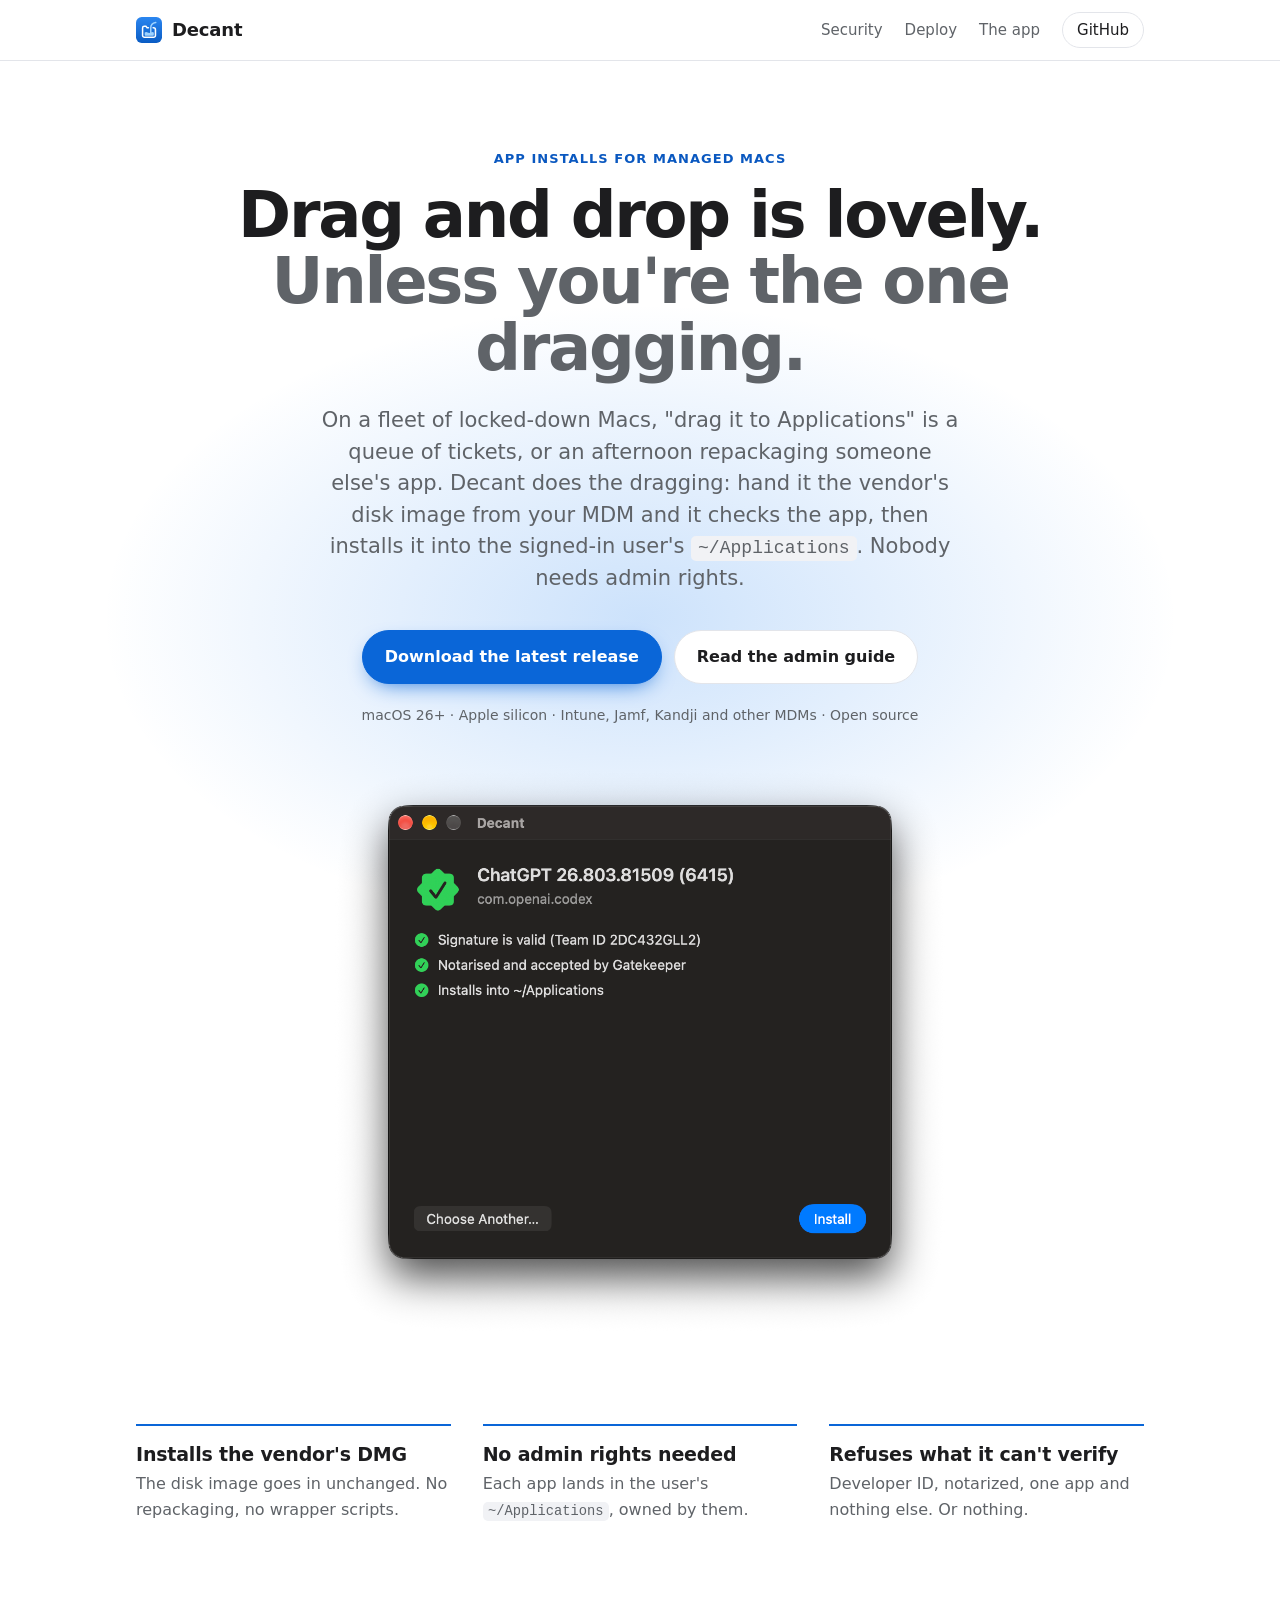
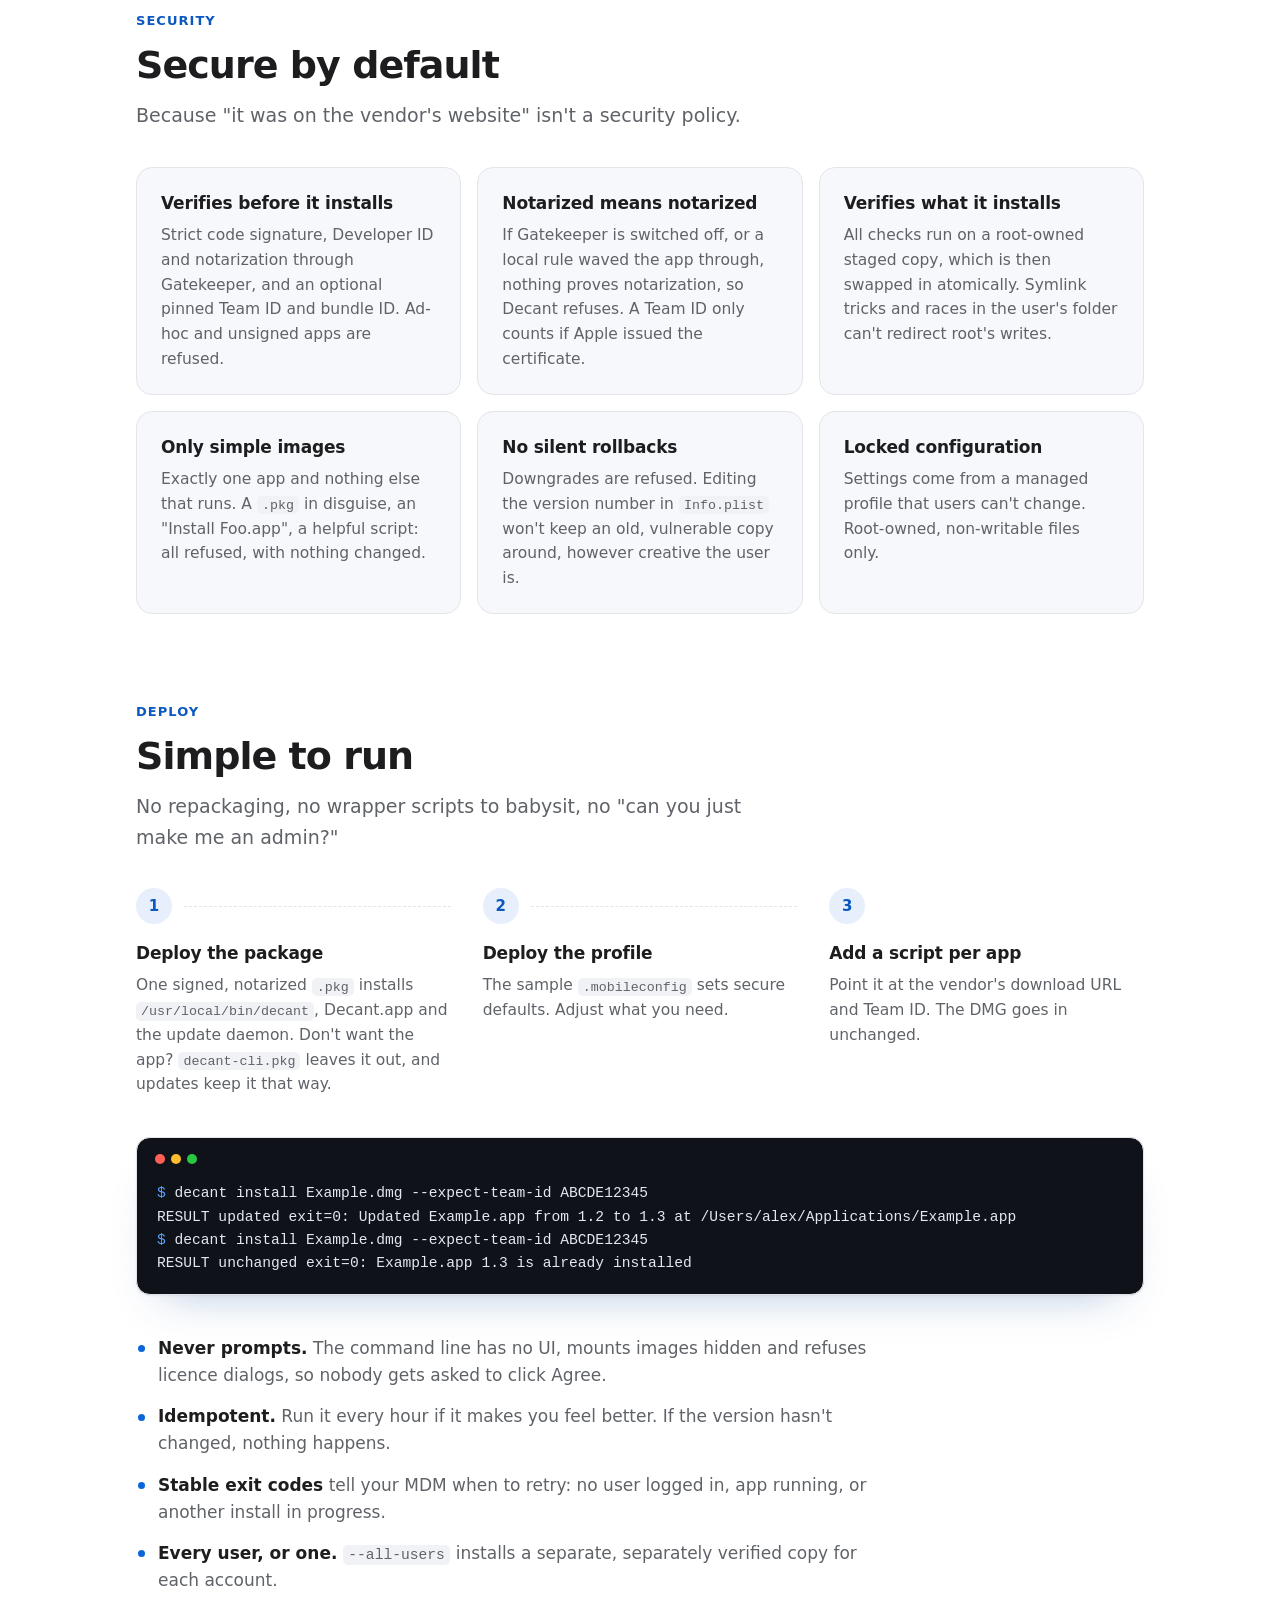
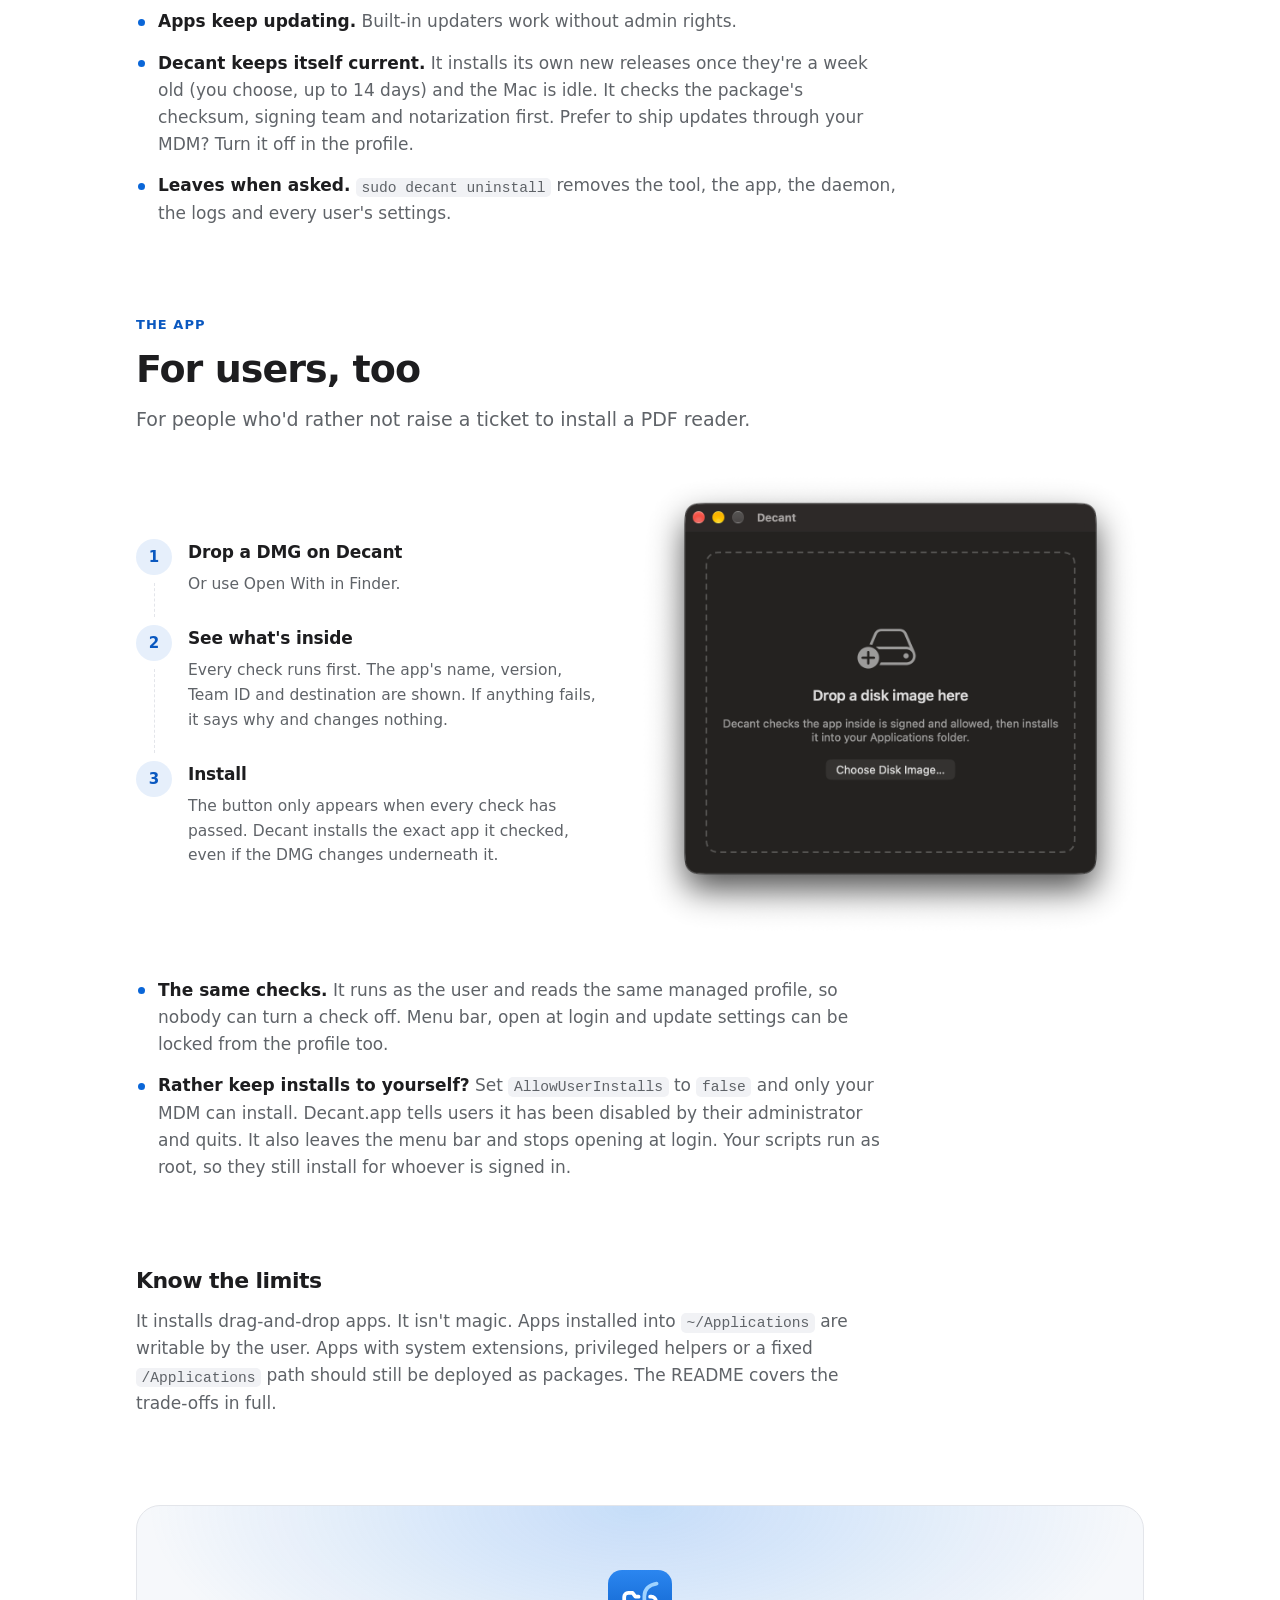
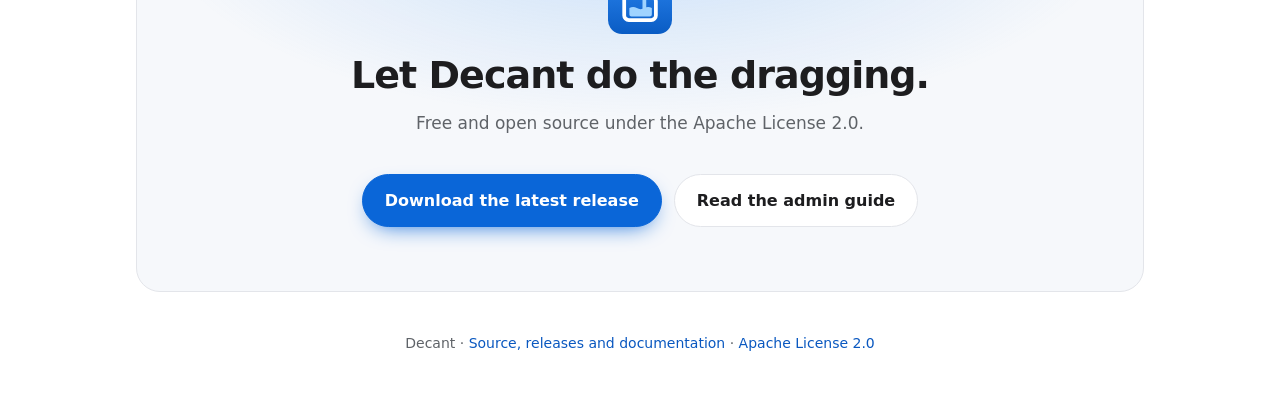
<file: site/index.html>
<!doctype html>
<html lang="en-GB">
<head>
<meta charset="utf-8">
<meta name="viewport" content="width=device-width, initial-scale=1">
<title>Decant</title>
<meta name="description" content="Install vendor DMGs into ~/Applications for standard users on managed Macs. Verified signatures, no repackaging, no prompts.">
<link rel="canonical" href="https://decant.street365.uk/">
<link rel="icon" href="favicon.svg" type="image/svg+xml">
<meta property="og:title" content="Decant">
<meta property="og:description" content="Deploy drag-and-drop Mac apps from your MDM without admin rights or repackaging.">
<meta property="og:url" content="https://decant.street365.uk/">
<meta property="og:type" content="website">
<meta name="color-scheme" content="light dark">
<link rel="stylesheet" href="style.css">
</head>
<body>
<header class="top">
  <div class="wrap bar">
    <a class="brand" href="/"><img src="favicon.svg" alt="" width="26" height="26"> Decant</a>
    <nav>
      <a class="section-link" href="#security">Security</a>
      <a class="section-link" href="#deploy">Deploy</a>
      <a class="section-link" href="#app">The app</a>
      <a class="nav-cta" href="https://github.com/BenStreet365/decant">GitHub</a>
    </nav>
  </div>
</header>

<main>
  <section class="hero">
    <div class="wrap">
      <p class="eyebrow">App installs for managed Macs</p>
      <h1>Drag and drop is lovely.<br><span>Unless you're the one dragging.</span></h1>
      <p class="lede">On a fleet of locked-down Macs, "drag it to Applications" is a queue of
        tickets, or an afternoon repackaging someone else's app. Decant does the dragging: hand it
        the vendor's disk image from your MDM and it checks the app, then installs it into the
        signed-in user's <code>~/Applications</code>. Nobody needs admin rights.</p>
      <div class="actions">
        <a class="button primary" href="https://github.com/BenStreet365/decant/releases/latest">Download the latest release</a>
        <a class="button" href="https://github.com/BenStreet365/decant#readme">Read the admin guide</a>
      </div>
      <p class="meta">macOS 26+ · Apple silicon · Intune, Jamf, Kandji and other MDMs · Open source</p>
      <figure class="window hero-shot">
        <img src="images/app-ready.png" width="1184" height="1088"
          alt="Decant.app showing an app whose signature and notarization checks have passed, with an Install button">
      </figure>
    </div>
  </section>

  <section class="wrap pillars" aria-label="In short">
    <div>
      <h2>Installs the vendor's DMG</h2>
      <p>The disk image goes in unchanged. No repackaging, no wrapper scripts.</p>
    </div>
    <div>
      <h2>No admin rights needed</h2>
      <p>Each app lands in the user's <code>~/Applications</code>, owned by them.</p>
    </div>
    <div>
      <h2>Refuses what it can't verify</h2>
      <p>Developer ID, notarized, one app and nothing else. Or nothing.</p>
    </div>
  </section>

  <section class="wrap" id="security">
    <p class="eyebrow">Security</p>
    <h2>Secure by default</h2>
    <p class="sub">Because "it was on the vendor's website" isn't a security policy.</p>
    <div class="grid three">
      <article>
        <h3>Verifies before it installs</h3>
        <p>Strict code signature, Developer ID and notarization through Gatekeeper, and an optional
          pinned Team ID and bundle ID. Ad-hoc and unsigned apps are refused.</p>
      </article>
      <article>
        <h3>Notarized means notarized</h3>
        <p>If Gatekeeper is switched off, or a local rule waved the app through, nothing proves
          notarization, so Decant refuses. A Team ID only counts if Apple issued the certificate.</p>
      </article>
      <article>
        <h3>Verifies what it installs</h3>
        <p>All checks run on a root-owned staged copy, which is then swapped in atomically. Symlink
          tricks and races in the user's folder can't redirect root's writes.</p>
      </article>
      <article>
        <h3>Only simple images</h3>
        <p>Exactly one app and nothing else that runs. A <code>.pkg</code> in disguise, an
          "Install Foo.app", a helpful script: all refused, with nothing changed.</p>
      </article>
      <article>
        <h3>No silent rollbacks</h3>
        <p>Downgrades are refused. Editing the version number in <code>Info.plist</code> won't keep
          an old, vulnerable copy around, however creative the user is.</p>
      </article>
      <article>
        <h3>Locked configuration</h3>
        <p>Settings come from a managed profile that users can't change. Root-owned, non-writable
          files only.</p>
      </article>
    </div>
  </section>

  <section class="wrap" id="deploy">
    <p class="eyebrow">Deploy</p>
    <h2>Simple to run</h2>
    <p class="sub">No repackaging, no wrapper scripts to babysit, no "can you just make me an admin?"</p>
    <ol class="timeline">
      <li>
        <h3>Deploy the package</h3>
        <p>One signed, notarized <code>.pkg</code> installs <code>/usr/local/bin/decant</code>,
          Decant.app and the update daemon. Don't want the app? <code>decant-cli.pkg</code> leaves
          it out, and updates keep it that way.</p>
      </li>
      <li>
        <h3>Deploy the profile</h3>
        <p>The sample <code>.mobileconfig</code> sets secure defaults. Adjust what you need.</p>
      </li>
      <li>
        <h3>Add a script per app</h3>
        <p>Point it at the vendor's download URL and Team ID. The DMG goes in unchanged.</p>
      </li>
    </ol>
<pre class="terminal"><code><span class="prompt">$</span> decant install Example.dmg --expect-team-id ABCDE12345
RESULT updated exit=0: Updated Example.app from 1.2 to 1.3 at /Users/alex/Applications/Example.app
<span class="prompt">$</span> decant install Example.dmg --expect-team-id ABCDE12345
RESULT unchanged exit=0: Example.app 1.3 is already installed</code></pre>
    <ul class="points">
      <li><strong>Never prompts.</strong> The command line has no UI, mounts images hidden and
        refuses licence dialogs, so nobody gets asked to click Agree.</li>
      <li><strong>Idempotent.</strong> Run it every hour if it makes you feel better. If the
        version hasn't changed, nothing happens.</li>
      <li><strong>Stable exit codes</strong> tell your MDM when to retry: no user logged in, app
        running, or another install in progress.</li>
      <li><strong>Every user, or one.</strong> <code>--all-users</code> installs a separate,
        separately verified copy for each account.</li>
      <li><strong>Apps keep updating.</strong> Built-in updaters work without admin rights.</li>
      <li><strong>Decant keeps itself current.</strong> It installs its own new releases once
        they're a week old (you choose, up to 14 days) and the Mac is idle. It checks the package's
        checksum, signing team and notarization first. Prefer to ship updates through your MDM?
        Turn it off in the profile.</li>
      <li><strong>Leaves when asked.</strong> <code>sudo decant uninstall</code> removes the
        tool, the app, the daemon, the logs and every user's settings.</li>
    </ul>
  </section>

  <section class="wrap" id="app">
    <p class="eyebrow">The app</p>
    <h2>For users, too</h2>
    <p class="sub">For people who'd rather not raise a ticket to install a PDF reader.</p>
    <div class="split">
      <ol class="timeline stacked">
        <li>
          <h3>Drop a DMG on Decant</h3>
          <p>Or use Open With in Finder.</p>
        </li>
        <li>
          <h3>See what's inside</h3>
          <p>Every check runs first. The app's name, version, Team ID and destination are shown.
            If anything fails, it says why and changes nothing.</p>
        </li>
        <li>
          <h3>Install</h3>
          <p>The button only appears when every check has passed. Decant installs the exact app it
            checked, even if the DMG changes underneath it.</p>
        </li>
      </ol>
      <figure class="window">
        <img src="images/app-drop.png" width="1184" height="1088" loading="lazy"
          alt="Decant.app window asking the user to drop a disk image or choose one">
      </figure>
    </div>
    <ul class="points">
      <li><strong>The same checks.</strong> It runs as the user and reads the same managed
        profile, so nobody can turn a check off. Menu bar, open at login and update settings can
        be locked from the profile too.</li>
      <li><strong>Rather keep installs to yourself?</strong> Set <code>AllowUserInstalls</code> to
        <code>false</code> and only your MDM can install. Decant.app tells users it has been
        disabled by their administrator and quits. It also leaves the menu bar and stops opening
        at login. Your scripts run as root, so they still install for whoever is signed in.</li>
    </ul>
  </section>

  <section class="wrap note">
    <h2>Know the limits</h2>
    <p>It installs drag-and-drop apps. It isn't magic. Apps installed into
      <code>~/Applications</code> are writable by the user. Apps with system extensions, privileged
      helpers or a fixed <code>/Applications</code> path should still be deployed as packages. The
      README covers the trade-offs in full.</p>
  </section>

  <section class="wrap closing">
    <img src="favicon.svg" alt="" width="64" height="64">
    <h2>Let Decant do the dragging.</h2>
    <p>Free and open source under the Apache License 2.0.</p>
    <div class="actions">
      <a class="button primary" href="https://github.com/BenStreet365/decant/releases/latest">Download the latest release</a>
      <a class="button" href="https://github.com/BenStreet365/decant#readme">Read the admin guide</a>
    </div>
  </section>
</main>

<footer class="wrap">
  <p>Decant · <a href="https://github.com/BenStreet365/decant">Source, releases and documentation</a> · <a href="https://github.com/BenStreet365/decant/blob/main/LICENSE">Apache License 2.0</a></p>
</footer>
</body>
</html>
</file>
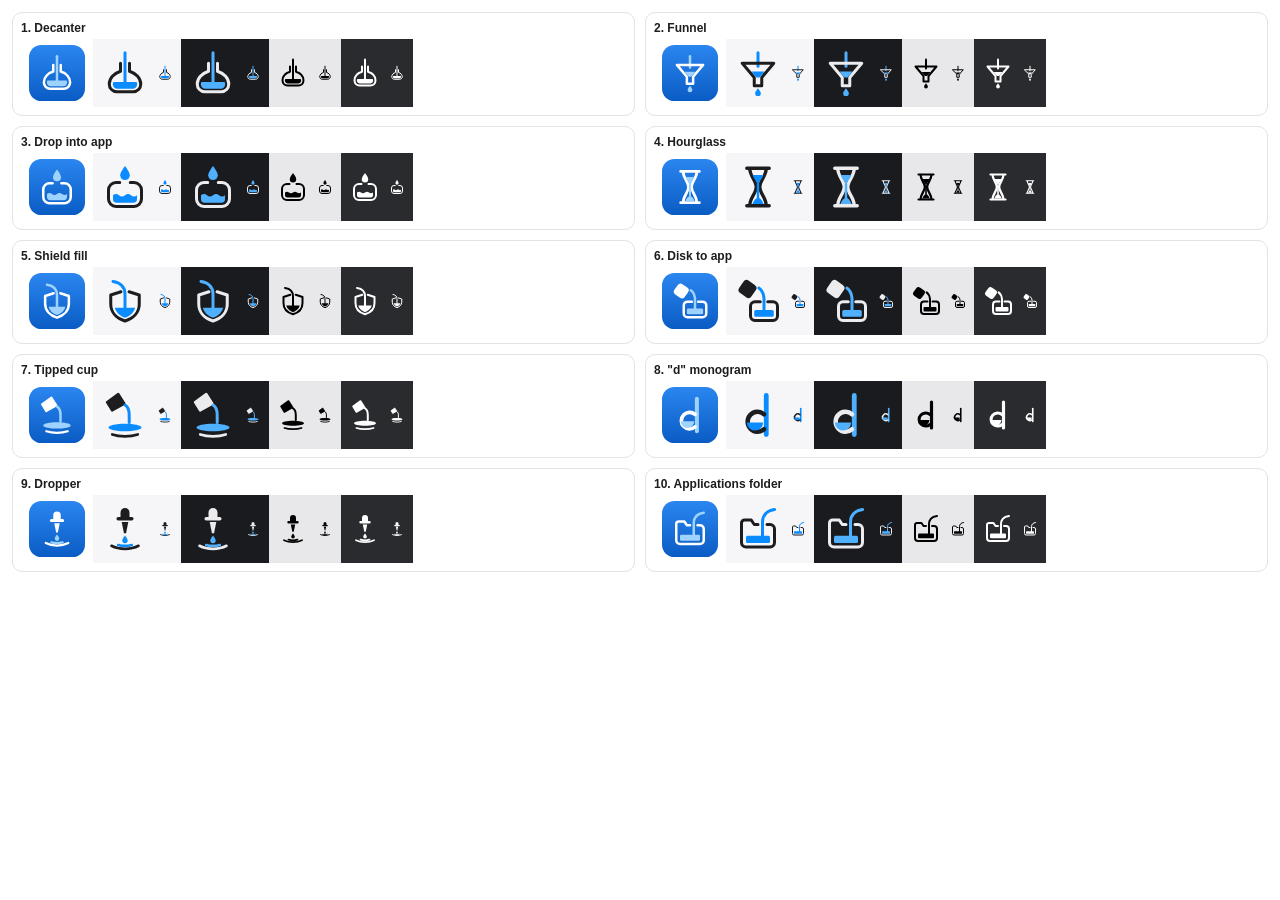
<file: Design/logo/concepts/index.html>
<!doctype html>
<html><head><meta charset="utf-8"><title>decant logo options</title><style>
body{font:12px -apple-system,sans-serif;margin:12px;background:#fff;color:#1d1d1f}
.grid{display:grid;grid-template-columns:repeat(auto-fill,minmax(520px,1fr));gap:10px}
.card{border:1px solid #e3e3e6;border-radius:10px;padding:8px}
.card b{display:block;margin-bottom:4px}
.strip{display:flex;gap:0}
.tile{padding:6px 8px;display:flex;gap:8px;align-items:center}
.light{background:#f6f6f8;color:#1d1d1f;--liq:#0a8cff}
.dark{background:#1a1b1e;color:#ececef;--liq:#4fb0ff}
.mono-l{background:#e8e8ea;color:#000;--liq:#000}
.mono-d{background:#2a2b2f;color:#fff;--liq:#fff}
.app{background:#fff;color:#fff;--liq:#9fd3ff}
.ic{background:linear-gradient(#2b86f0,#0a5cc4);border-radius:22%;display:grid;place-items:center}
.ink{fill:currentColor}.liq{fill:var(--liq)}
.ink-s{fill:none;stroke:currentColor;stroke-linecap:round;stroke-linejoin:round}
.liq-s{fill:none;stroke:var(--liq);stroke-linecap:round;stroke-linejoin:round}
</style></head><body>
<svg width="0" height="0" style="position:absolute">
 <symbol id="s1" viewBox="0 0 32 32">
  <path class="liq-s" stroke-width="2" d="M16 2.5V22"/>
  <path class="ink-s" stroke-width="2" d="M13 9.5v5.3c-4.4 1.4-7.5 4.8-7.5 8.5 0 3 2.2 5.2 5 5.2h11c2.8 0 5-2.2 5-5.2 0-3.7-3.1-7.1-7.5-8.5V9.5"/>
  <path class="liq" d="M8.3 22h15.4c.3.5.4 1 .4 1.5 0 1.7-1.3 3-3 3h-10.2c-1.7 0-3-1.3-3-3 0-.5.1-1 .4-1.5Z"/>
 </symbol>
 <symbol id="s2" viewBox="0 0 32 32">
  <path class="liq-s" stroke-width="2" d="M16 2.5v9"/>
  <path class="ink-s" stroke-width="2" d="M5.5 9.5h21l-8 9.5v5.5h-5V19Z"/>
  <path class="liq" d="M11.6 15h8.8l-3.4 4h-2Z"/>
  <path class="liq" d="M16 26.2c0 0-1.9 2.3-1.9 3.3a1.9 1.9 0 0 0 3.8 0c0-1-1.9-3.3-1.9-3.3Z"/>
 </symbol>
 <symbol id="s3" viewBox="0 0 32 32">
  <path class="liq" d="M16 2c0 0-3.2 4-3.2 6.2a3.2 3.2 0 0 0 6.4 0C19.2 6 16 2 16 2Z"/>
  <path class="ink-s" stroke-width="2" d="M12.5 13H10a5 5 0 0 0-5 5v6a5 5 0 0 0 5 5h12a5 5 0 0 0 5-5v-6a5 5 0 0 0-5-5h-2.5"/>
  <path class="liq" d="M8 21.5q2-1.6 4 0t4 0t4 0t4 0V24a2.5 2.5 0 0 1-2.5 2.5h-11A2.5 2.5 0 0 1 8 24Z"/>
 </symbol>
 <symbol id="s4" viewBox="0 0 32 32">
  <path class="ink-s" stroke-width="2.2" d="M8.5 3.5h15M8.5 28.5h15M10.5 3.5c0 5.5 4.3 8 4.3 12.5s-4.3 7-4.3 12.5M21.5 3.5c0 5.5-4.3 8-4.3 12.5s4.3 7 4.3 12.5"/>
  <path class="liq" d="M12.4 8h7.2c-.8 2.4-2.6 3.8-3.1 5.6h-1c-.5-1.8-2.3-3.2-3.1-5.6Z"/>
  <path class="liq-s" stroke-width="1.6" d="M16 14v9"/>
  <path class="liq" d="M12.3 27.4c.9-2.6 2.3-3.9 3.7-4.4 1.4.5 2.8 1.8 3.7 4.4Z"/>
 </symbol>
 <symbol id="s5" viewBox="0 0 32 32">
  <path class="liq-s" stroke-width="2" d="M8 3c4.6.6 8 3.4 8 8.4V21"/>
  <path class="ink-s" stroke-width="2" d="M13.3 9.8 6.5 12v6.2c0 5.4 4 9.4 9.5 11.1 5.5-1.7 9.5-5.7 9.5-11.1V12l-6.8-2.2"/>
  <path class="liq" d="M9.2 20.5h13.6c-.9 3.2-3.4 5.5-6.8 6.7-3.4-1.2-5.9-3.5-6.8-6.7Z"/>
 </symbol>
 <symbol id="s6" viewBox="0 0 32 32">
  <g transform="translate(9 8) rotate(35)"><rect class="ink" x="-5" y="-5" width="10" height="10" rx="2.6"/></g>
  <path class="liq-s" stroke-width="2" d="M16.6 7.4c1.8 1.2 3 3.4 3.4 6.6V23"/>
  <path class="ink-s" stroke-width="2" d="M17.5 16.5H14a3 3 0 0 0-3 3v6.5a3 3 0 0 0 3 3h12a3 3 0 0 0 3-3v-6.5a3 3 0 0 0-3-3h-3.5"/>
  <rect class="liq" x="13.5" y="22" width="13" height="4.5" rx="1"/>
 </symbol>
 <symbol id="s7" viewBox="0 0 32 32">
  <path class="ink" stroke="currentColor" stroke-linejoin="round" stroke-width="1.6" d="M11.5 2 15.6 8.4 7.4 13 4 7.4Z"/>
  <path class="liq-s" stroke-width="2" d="M16 9.3c1.9 1.1 2.8 3.4 2.8 6.6V21"/>
  <path class="liq" d="M5 24.3c0-1.4 4.9-2.5 11-2.5s11 1.1 11 2.5-4.9 2.5-11 2.5S5 25.7 5 24.3Z"/>
  <path class="ink-s" stroke-width="1.8" d="M7.5 29c2.4.8 5.3 1.2 8.5 1.2s6.1-.4 8.5-1.2"/>
 </symbol>
 <symbol id="s8" viewBox="0 0 32 32">
  <path class="liq-s" stroke-width="3.2" stroke-linecap="butt" d="M21.5 3v26"/>
  <path class="ink-s" stroke-width="3" d="M20 15.5a6.6 6.6 0 1 0 0 10"/>
  <path class="liq" d="M8.6 21h10.8a5.4 5.4 0 0 1-10.8 0Z"/>
 </symbol>
 <symbol id="s9" viewBox="0 0 32 32">
  <path class="ink" d="M13 8V5a3 3 0 0 1 6 0v3h1.5a1 1 0 0 1 0 2.4h-9a1 1 0 0 1 0-2.4Z"/>
  <path class="ink" d="M13.8 11.4h4.4l-1.5 7.4h-1.4Z"/>
  <path class="liq" d="M16 20.4c0 0-1.8 2.2-1.8 3.3a1.8 1.8 0 0 0 3.6 0c0-1.1-1.8-3.3-1.8-3.3Z"/>
  <path class="ink-s" stroke-width="1.8" d="M7 27.2c2.5 1.3 5.6 2 9 2s6.5-.7 9-2"/>
  <path class="liq-s" stroke-width="1.8" d="M11.5 26.7c1.4.4 2.9.6 4.5.6s3.1-.2 4.5-.6"/>
 </symbol>
 <symbol id="s10" viewBox="0 0 32 32">
  <path class="liq-s" stroke-width="2" d="M27 3c-4.6.6-8 3.4-8 8.4V22"/>
  <path class="ink-s" stroke-width="2" d="M22 13h2a3 3 0 0 1 3 3v9a3 3 0 0 1-3 3H8a3 3 0 0 1-3-3V12a2 2 0 0 1 2-2h4.5l2 3H16"/>
  <rect class="liq" x="8" y="20.5" width="16" height="4.8" rx="1"/>
 </symbol>
</svg>
<div class="grid" id="g"></div>
<script>
const names=['Decanter','Funnel','Drop into app','Hourglass','Shield fill','Disk to app','Tipped cup','"d" monogram','Dropper','Applications folder'];
const g=document.getElementById('g');
names.forEach((n,i)=>{const id='s'+(i+1);
 const use=s=>`<svg width="${s}" height="${s}"><use href="#${id}"/></svg>`;
 g.insertAdjacentHTML('beforeend',`<div class="card"><b>${i+1}. ${n}</b><div class="strip">
 <div class="tile app"><div class="ic" style="width:56px;height:56px">${use(40)}</div></div>`+
 ['light','dark','mono-l','mono-d'].map(t=>`<div class="tile ${t}">${t.startsWith('mono')?use(32)+use(16):use(48)+use(16)}</div>`).join('')+`</div></div>`)});
</script>
</body></html>
</file>
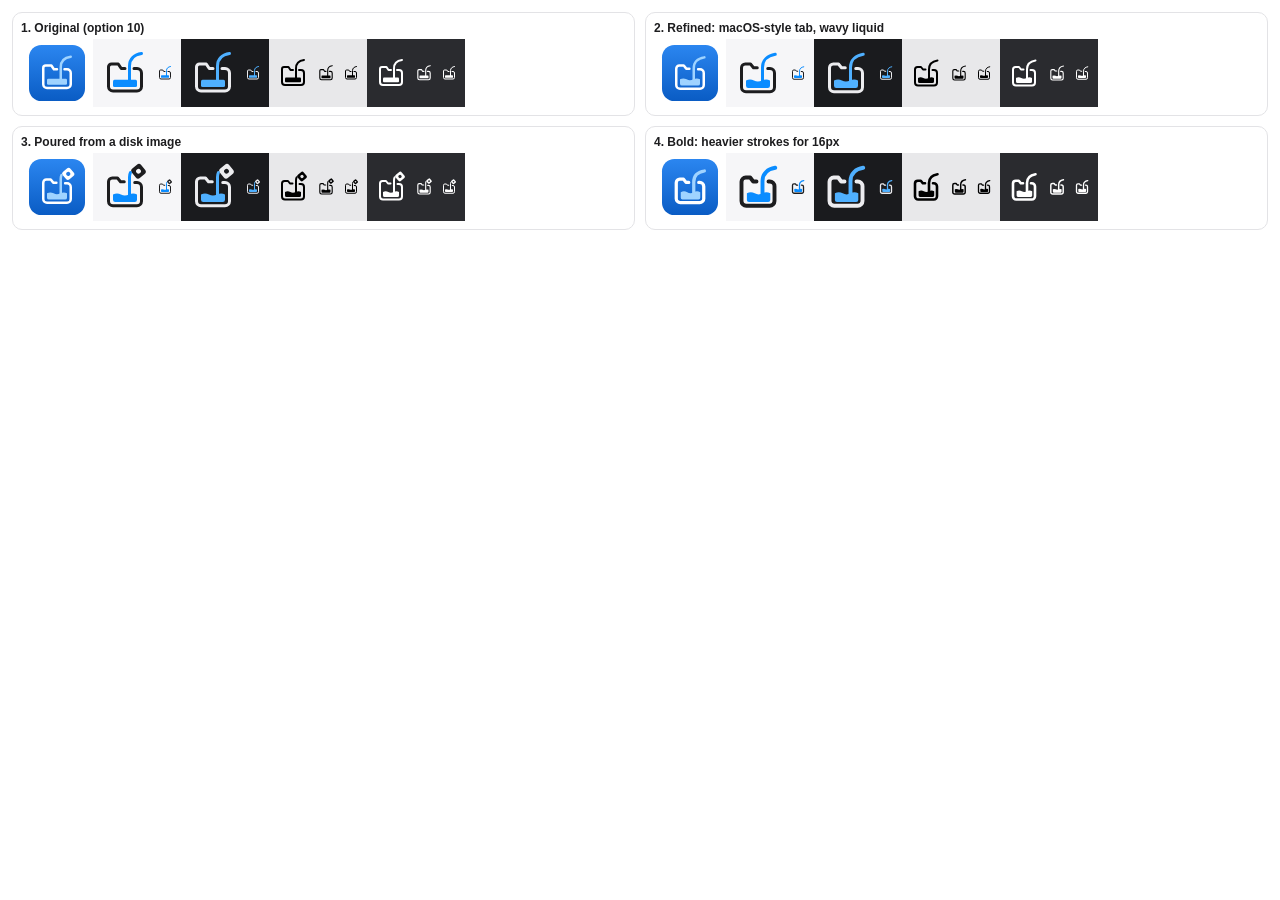
<file: Design/logo/concepts/folder.html>
<!doctype html>
<html><head><meta charset="utf-8"><style>
body{font:12px -apple-system,sans-serif;margin:12px;background:#fff;color:#1d1d1f}
.grid{display:grid;grid-template-columns:1fr 1fr;gap:10px}
.card{border:1px solid #e3e3e6;border-radius:10px;padding:8px}
.card b{display:block;margin-bottom:4px}
.strip{display:flex;gap:0}
.tile{padding:6px 8px;display:flex;gap:8px;align-items:center}
.light{background:#f6f6f8;color:#1d1d1f;--liq:#0a8cff}
.dark{background:#1a1b1e;color:#ececef;--liq:#4fb0ff}
.mono-l{background:#e8e8ea;color:#000;--liq:#000}
.mono-d{background:#2a2b2f;color:#fff;--liq:#fff}
.app{background:#fff;color:#fff;--liq:#9fd3ff}
.ic{background:linear-gradient(#2b86f0,#0a5cc4);border-radius:22%;display:grid;place-items:center}
.ink{fill:currentColor}.liq{fill:var(--liq)}
.ink-s{fill:none;stroke:currentColor;stroke-linecap:round;stroke-linejoin:round}
.liq-s{fill:none;stroke:var(--liq);stroke-linecap:round;stroke-linejoin:round}
</style></head><body>
<svg width="0" height="0" style="position:absolute">
 <symbol id="s1" viewBox="0 0 32 32">
  <path class="liq-s" stroke-width="2" d="M27 3c-4.6.6-8 3.4-8 8.4V22"/>
  <path class="ink-s" stroke-width="2" d="M22 13h2a3 3 0 0 1 3 3v9a3 3 0 0 1-3 3H8a3 3 0 0 1-3-3V12a2 2 0 0 1 2-2h4.5l2 3H16"/>
  <rect class="liq" x="8" y="20.5" width="16" height="4.8" rx="1"/>
 </symbol>
 <symbol id="s2" viewBox="0 0 32 32">
  <path class="liq-s" stroke-width="2" d="M27.5 3.5c-5 .8-8.5 3.8-8.5 8.8V21.5"/>
  <path class="ink-s" stroke-width="2" d="M15.5 12.5H13l-2-2.5H7.5A2.5 2.5 0 0 0 5 12.5v13a3 3 0 0 0 3 3h16a3 3 0 0 0 3-3v-9.5a3 3 0 0 0-3-3h-1.5"/>
  <path class="liq" d="M8 21q2.7-1.4 5.3 0t5.4 0t5.3 0v3.5a1.5 1.5 0 0 1-1.5 1.5h-13A1.5 1.5 0 0 1 8 24.5Z"/>
 </symbol>
 <symbol id="s3" viewBox="0 0 32 32">
  <g transform="translate(25 5.5) rotate(-40)"><path class="ink" fill-rule="evenodd" d="M-2-4h4a2 2 0 0 1 2 2v4a2 2 0 0 1-2 2h-4a2 2 0 0 1-2-2v-4a2 2 0 0 1 2-2ZM0-1.6a1.6 1.6 0 1 0 0 3.2a1.6 1.6 0 1 0 0-3.2Z"/></g>
  <path class="liq-s" stroke-width="2" d="M19.6 6.4c-.4.8-.6 1.8-.6 3V21.5"/>
  <path class="ink-s" stroke-width="2" d="M15.5 12.5H13l-2-2.5H7.5A2.5 2.5 0 0 0 5 12.5v13a3 3 0 0 0 3 3h16a3 3 0 0 0 3-3v-9.5a3 3 0 0 0-3-3h-1.5"/>
  <path class="liq" d="M8 21q2.7-1.4 5.3 0t5.4 0t5.3 0v3.5a1.5 1.5 0 0 1-1.5 1.5h-13A1.5 1.5 0 0 1 8 24.5Z"/>
 </symbol>
 <symbol id="s4" viewBox="0 0 32 32">
  <path class="liq-s" stroke-width="2.6" d="M27.5 3.2c-5 .8-8.5 3.8-8.5 8.8V20.5"/>
  <path class="ink-s" stroke-width="2.6" d="M15 12.3h-2.2l-2-2.6H7.8a2.8 2.8 0 0 0-2.8 2.8v12.8a3.2 3.2 0 0 0 3.2 3.2h15.6a3.2 3.2 0 0 0 3.2-3.2v-9.8a3.2 3.2 0 0 0-3.2-3.2h-.8"/>
  <path class="liq" d="M8.6 20.2q2.6-1.5 5.2 0t5.2 0t5.2 0V24.6a1.4 1.4 0 0 1-1.4 1.4H10a1.4 1.4 0 0 1-1.4-1.4Z"/>
 </symbol>
</svg>
<div class="grid" id="g"></div>
<script>
const names=['Original (option 10)','Refined: macOS-style tab, wavy liquid','Poured from a disk image','Bold: heavier strokes for 16px'];
const g=document.getElementById('g');
names.forEach((n,i)=>{const id='s'+(i+1);
 const use=s=>`<svg width="${s}" height="${s}"><use href="#${id}"/></svg>`;
 g.insertAdjacentHTML('beforeend',`<div class="card"><b>${i+1}. ${n}</b><div class="strip">
 <div class="tile app"><div class="ic" style="width:56px;height:56px">${use(40)}</div></div>`+
 ['light','dark','mono-l','mono-d'].map(t=>`<div class="tile ${t}">${t.startsWith('mono')?use(32)+use(18)+use(16):use(48)+use(16)}</div>`).join('')+`</div></div>`)});
</script>
</body></html>
</file>
<file: site/style.css>
:root {
  --bg: #ffffff;
  --fg: #1d1d1f;
  --muted: #5f6368;
  --line: #e3e5ea;
  --card: #f6f8fb;
  --accent: #0a66d8;
  --accent-ink: #0a58c0;
  --accent-soft: rgba(10, 102, 216, 0.10);
  --glow: rgba(43, 134, 240, 0.24);
  --code-bg: #f1f2f5;
  --header-bg: rgba(255, 255, 255, 0.8);
  --shadow: 0 1px 2px rgba(10, 25, 45, 0.06), 0 24px 48px -28px rgba(10, 70, 150, 0.35);
  --term-bg: #0f1319;
  --term-fg: #e3e8ef;
}
@media (prefers-color-scheme: dark) {
  :root {
    --bg: #111214;
    --fg: #ececef;
    --muted: #a0a3a9;
    --line: #2a2b2e;
    --card: #19191b;
    --accent: #5ba2ff;
    --accent-ink: #5ba2ff;
    --accent-soft: rgba(91, 162, 255, 0.12);
    --glow: rgba(91, 162, 255, 0.16);
    --code-bg: #1f2024;
    --header-bg: rgba(17, 18, 20, 0.78);
    --shadow: 0 1px 2px rgba(0, 0, 0, 0.5), 0 28px 56px -30px rgba(0, 0, 0, 0.9);
    --term-bg: #0b0b0c;
  }
}

* { box-sizing: border-box; }
html { -webkit-text-size-adjust: 100%; scroll-behavior: smooth; scroll-padding-top: 72px; }
body {
  margin: 0;
  background: var(--bg);
  color: var(--fg);
  font: 17px/1.6 -apple-system, BlinkMacSystemFont, "Segoe UI", system-ui, sans-serif;
  overflow-x: clip;
}
a { color: var(--accent-ink); text-decoration: none; }
a:hover { text-decoration: underline; }
:focus-visible { outline: 2px solid var(--accent); outline-offset: 3px; border-radius: 4px; }
::selection { background: var(--accent-soft); }
code, pre { font-family: ui-monospace, SFMono-Regular, Menlo, monospace; font-size: 0.86em; }
code { background: var(--code-bg); padding: 0.12em 0.38em; border-radius: 5px; }
@media (prefers-reduced-motion: reduce) { html { scroll-behavior: auto; } }

.wrap { max-width: 1040px; margin: 0 auto; padding: 0 16px; }
section.wrap { padding: 88px 16px 0; }

/* Header: sticks to the top over a blurred bar. */
.top {
  position: sticky;
  top: 0;
  z-index: 10;
  background: var(--header-bg);
  -webkit-backdrop-filter: saturate(180%) blur(16px);
  backdrop-filter: saturate(180%) blur(16px);
  border-bottom: 1px solid var(--line);
}
.bar { display: flex; align-items: center; justify-content: space-between; gap: 16px; height: 60px; }
.brand { display: flex; align-items: center; gap: 10px; color: var(--fg); font-weight: 650; font-size: 18px; letter-spacing: -0.01em; }
.brand:hover { text-decoration: none; }
nav { display: flex; align-items: center; gap: 22px; font-size: 15px; }
nav a { color: var(--muted); }
nav a:hover { color: var(--fg); text-decoration: none; }
nav .nav-cta {
  color: var(--fg);
  border: 1px solid var(--line);
  border-radius: 999px;
  padding: 5px 14px;
}
nav .nav-cta:hover { border-color: var(--muted); }

/* Type */
h1 {
  font-size: clamp(36px, 6.4vw, 64px);
  line-height: 1.04;
  letter-spacing: -0.035em;
  font-weight: 750;
  margin: 0 0 24px;
  text-wrap: balance;
}
h1 span { color: var(--muted); }
h2 { font-size: clamp(28px, 4vw, 38px); line-height: 1.12; letter-spacing: -0.025em; margin: 0 0 14px; text-wrap: balance; }
h3 { font-size: 17px; letter-spacing: -0.01em; margin: 0 0 6px; }
.eyebrow {
  margin: 0 0 12px;
  color: var(--accent-ink);
  font-size: 13px;
  font-weight: 650;
  letter-spacing: 0.08em;
  text-transform: uppercase;
}
.lede { font-size: clamp(18px, 2.2vw, 21px); line-height: 1.5; color: var(--muted); max-width: 640px; margin: 0 auto; }
.sub { font-size: 19px; color: var(--muted); max-width: 640px; margin: 0 0 36px; }
.meta { font-size: 14px; color: var(--muted); margin: 0; }

/* Hero */
.hero { position: relative; text-align: center; padding: 88px 0 0; }
.hero::before {
  content: "";
  position: absolute;
  inset: 0 0 auto;
  height: 900px;
  background: radial-gradient(ellipse 60% 50% at 50% 62%, var(--glow), transparent 70%);
  pointer-events: none;
  z-index: -1;
}
.actions { display: flex; flex-wrap: wrap; justify-content: center; gap: 12px; margin: 36px 0 20px; }
.button {
  display: inline-block;
  padding: 13px 22px;
  border: 1px solid var(--line);
  border-radius: 999px;
  background: var(--bg);
  color: var(--fg);
  font-size: 16px;
  font-weight: 600;
  transition: border-color 0.15s, transform 0.15s, filter 0.15s;
}
.button:hover { text-decoration: none; border-color: var(--muted); transform: translateY(-1px); }
.button.primary { background: var(--accent); border-color: var(--accent); color: #fff; box-shadow: 0 8px 22px -10px var(--accent); }
.button.primary:hover { filter: brightness(1.07); border-color: var(--accent); }
@media (prefers-color-scheme: dark) { .button.primary { color: #06162b; } }

/* Screenshots */
figure { margin: 0; }
img { max-width: 100%; height: auto; }
.shot { margin: 48px 0 0; }
.shot img, .shots img { display: block; width: 100%; border-radius: 14px; border: 1px solid var(--line); box-shadow: var(--shadow); }
.hero-shot { margin-top: 40px; }
/* Window captures carry their own frame and shadow, so they're shown as they are. */
.window img { display: block; width: 100%; }
.hero-shot.window { max-width: 620px; margin-left: auto; margin-right: auto; }
figcaption { font-size: 14px; color: var(--muted); margin-top: 14px; text-align: center; }
.shots { display: grid; grid-template-columns: repeat(auto-fit, minmax(240px, 1fr)); gap: 20px; align-items: start; margin: 0 0 40px; }

/* Three-point summary under the hero */
.pillars { display: grid; grid-template-columns: repeat(auto-fit, minmax(240px, 1fr)); gap: 32px; }
.pillars > div { border-top: 2px solid var(--accent); padding-top: 18px; }
.pillars h2 { font-size: 19px; letter-spacing: -0.01em; margin: 0 0 6px; }
.pillars p { margin: 0; color: var(--muted); font-size: 16px; }

/* Cards */
.grid { display: grid; grid-template-columns: repeat(auto-fit, minmax(280px, 1fr)); gap: 16px; }
.grid.three { grid-template-columns: repeat(auto-fit, minmax(260px, 1fr)); }
.grid article { background: var(--card); border: 1px solid var(--line); border-radius: 16px; padding: 22px 24px; }
.grid p, .timeline p { margin: 0; color: var(--muted); font-size: 15.5px; }

/* Numbered steps, side by side when there's room */
.timeline {
  list-style: none;
  counter-reset: step;
  padding: 0;
  margin: 0;
  display: grid;
  grid-template-columns: repeat(auto-fit, minmax(260px, 1fr));
  gap: 32px;
}
.timeline li { counter-increment: step; position: relative; padding-top: 52px; }
.timeline li::before {
  content: counter(step);
  position: absolute;
  top: 0;
  left: 0;
  width: 36px;
  height: 36px;
  border-radius: 50%;
  display: grid;
  place-items: center;
  background: var(--accent-soft);
  color: var(--accent-ink);
  font-weight: 700;
  font-size: 15px;
}
.timeline li::after {
  content: "";
  position: absolute;
  top: 18px;
  left: 48px;
  right: 0;
  border-top: 1px dashed var(--line);
}
.timeline li:last-child::after { display: none; }

/* Steps beside a screenshot, one above the other */
.split { display: grid; grid-template-columns: minmax(0, 1fr) minmax(0, 1.1fr); gap: 40px; align-items: center; }
.timeline.stacked { grid-template-columns: 1fr; gap: 28px; }
.timeline.stacked li { padding: 0 0 0 52px; }
.timeline.stacked li::after { top: 44px; bottom: -20px; left: 18px; right: auto; border-top: 0; border-left: 1px dashed var(--line); }

.points { list-style: none; padding: 0; margin: 40px 0 0; display: grid; gap: 14px; max-width: 760px; }
.points li { position: relative; padding-left: 22px; color: var(--muted); }
.points li strong { color: var(--fg); }
.points li::before {
  content: "";
  position: absolute;
  left: 2px;
  top: 0.62em;
  width: 7px;
  height: 7px;
  border-radius: 50%;
  background: var(--accent);
}

/* Terminal: dark in both themes, with a title bar */
pre.terminal {
  position: relative;
  background: var(--term-bg);
  color: var(--term-fg);
  border: 1px solid var(--line);
  border-radius: 14px;
  padding: 44px 20px 18px;
  overflow-x: auto;
  margin: 40px 0 0;
  line-height: 1.6;
  box-shadow: var(--shadow);
}
pre.terminal::before {
  content: "";
  position: absolute;
  top: 16px;
  left: 18px;
  width: 10px;
  height: 10px;
  border-radius: 50%;
  background: #ff5f57;
  box-shadow: 16px 0 0 #febc2e, 32px 0 0 #28c840;
}
pre code { background: none; padding: 0; font-size: 1em; }
.prompt { color: #5ba2ff; user-select: none; }

/* Closing notes */
.note > * { max-width: 720px; }
.note h2 { font-size: 22px; }
.note p { color: var(--muted); margin: 0; }

section.wrap.closing {
  text-align: center;
  margin-top: 88px;
  padding: 64px 24px;
  border-radius: 24px;
  background:
    radial-gradient(ellipse 70% 80% at 50% 0%, var(--glow), transparent 70%),
    var(--card);
  border: 1px solid var(--line);
  max-width: 1008px;
}
.closing img { display: block; margin: 0 auto 20px; }
.closing p { color: var(--muted); margin: 0; }
.closing .actions { margin-bottom: 0; }

footer.wrap { padding: 40px 16px 56px; font-size: 14px; color: var(--muted); text-align: center; }
footer p { margin: 0; }

@media (max-width: 720px) {
  .section-link { display: none; }
  .split { grid-template-columns: 1fr; gap: 24px; }
  section.wrap { padding-top: 64px; }
  .hero { padding-top: 56px; }
  section.wrap.closing { margin: 64px 16px 0; padding: 48px 20px; }
}
</file>
